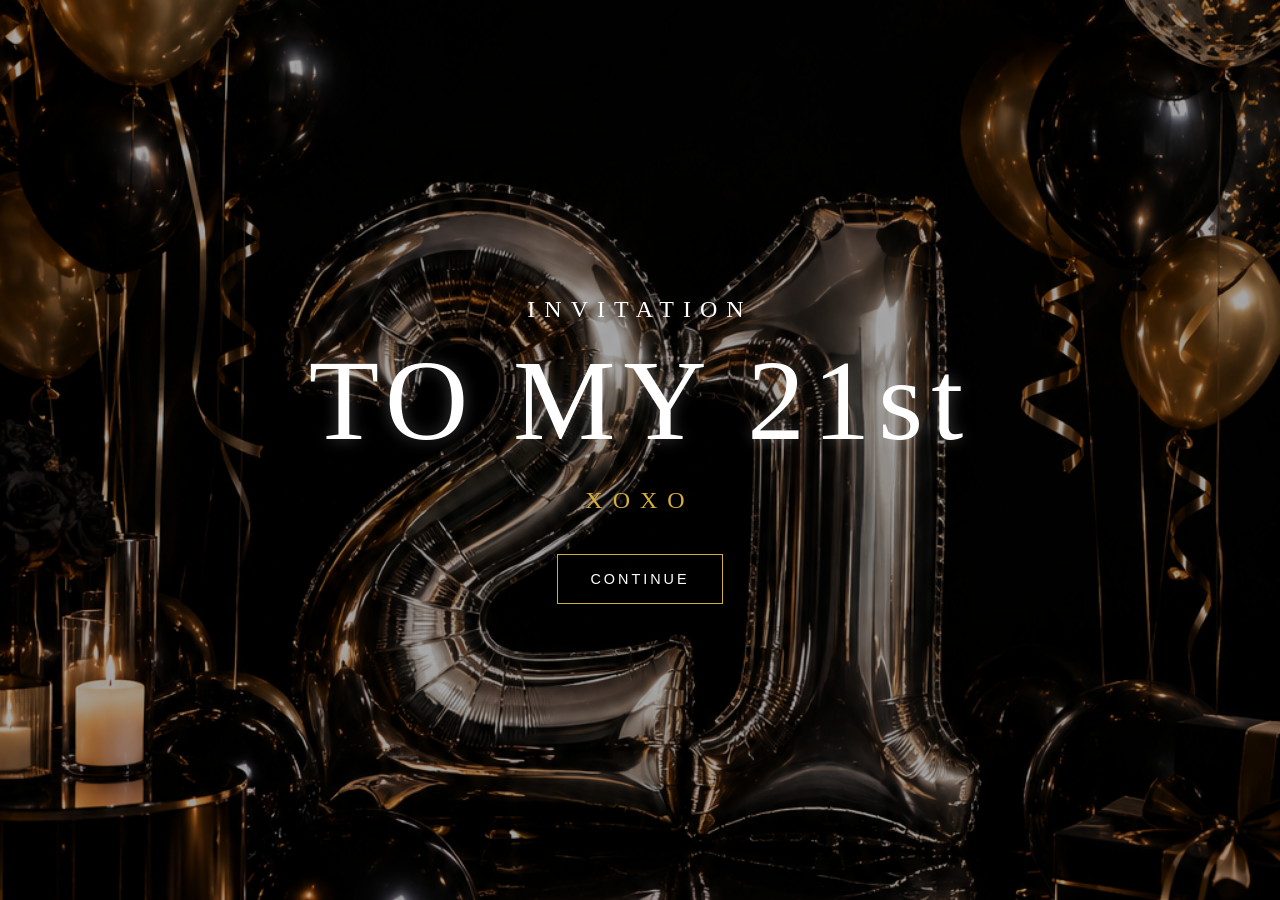
<file: index.html>
<!DOCTYPE html>
<html lang="en">
<head>
    <meta charset="UTF-8">

    <!-- Makes the website adapt to phones, tablets and computers -->
    <meta name="viewport" content="width=device-width, initial-scale=1.0">

    <title>My 21st Birthday</title>

    <link rel="stylesheet" href="style.css">
    <link rel="preload" href="birthdaySong.mp3" as="audio" type="audio/mpeg">
</head>

<body>

    <!-- WELCOME PAGE -->
    <section class="welcome-page">

        <div class="welcome-content">

            <p class="invitation-text">INVITATION</p>

            <h1>TO MY 21st</h1>

            <p class="xoxo">XOXO</p>

            <!-- Link to the next HTML page -->
            <a href="invitation.html" class="continue-link" id="startMusic">
                CONTINUE
            </a>

        </div>

    </section>

<audio id="birthdayMusic" preload="auto">
    <source src="birthdaySong.mp3" type="audio/mpeg">

</audio>

<script>
    const music = document.getElementById("birthdayMusic");
    const startMusic = document.getElementById("startMusic");

    startMusic.addEventListener("click", function () {

        music.play();

        sessionStorage.setItem("musicStarted", "true");
        sessionStorage.setItem(
            "musicTime",
            music.currentTime
        );

    });
</script>

<script src="music.js"></script>

</body>
</html>
</file>
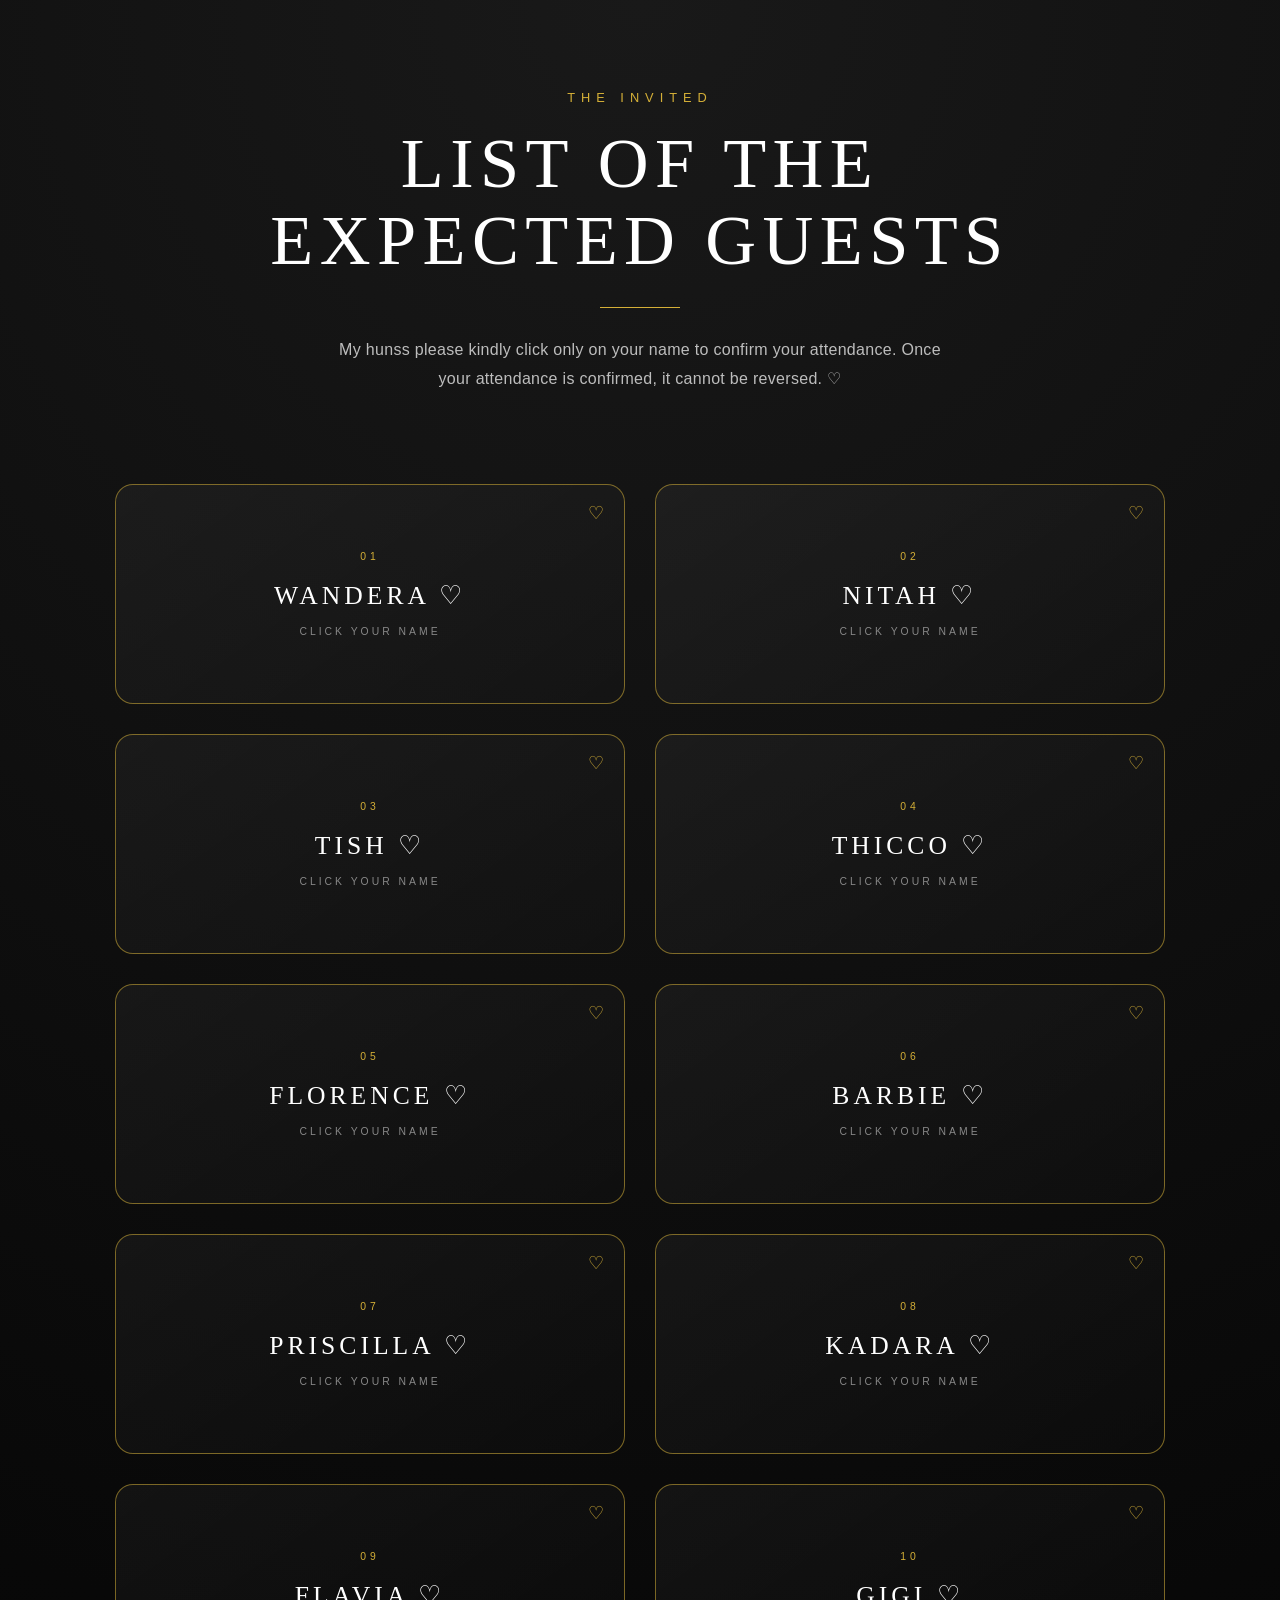
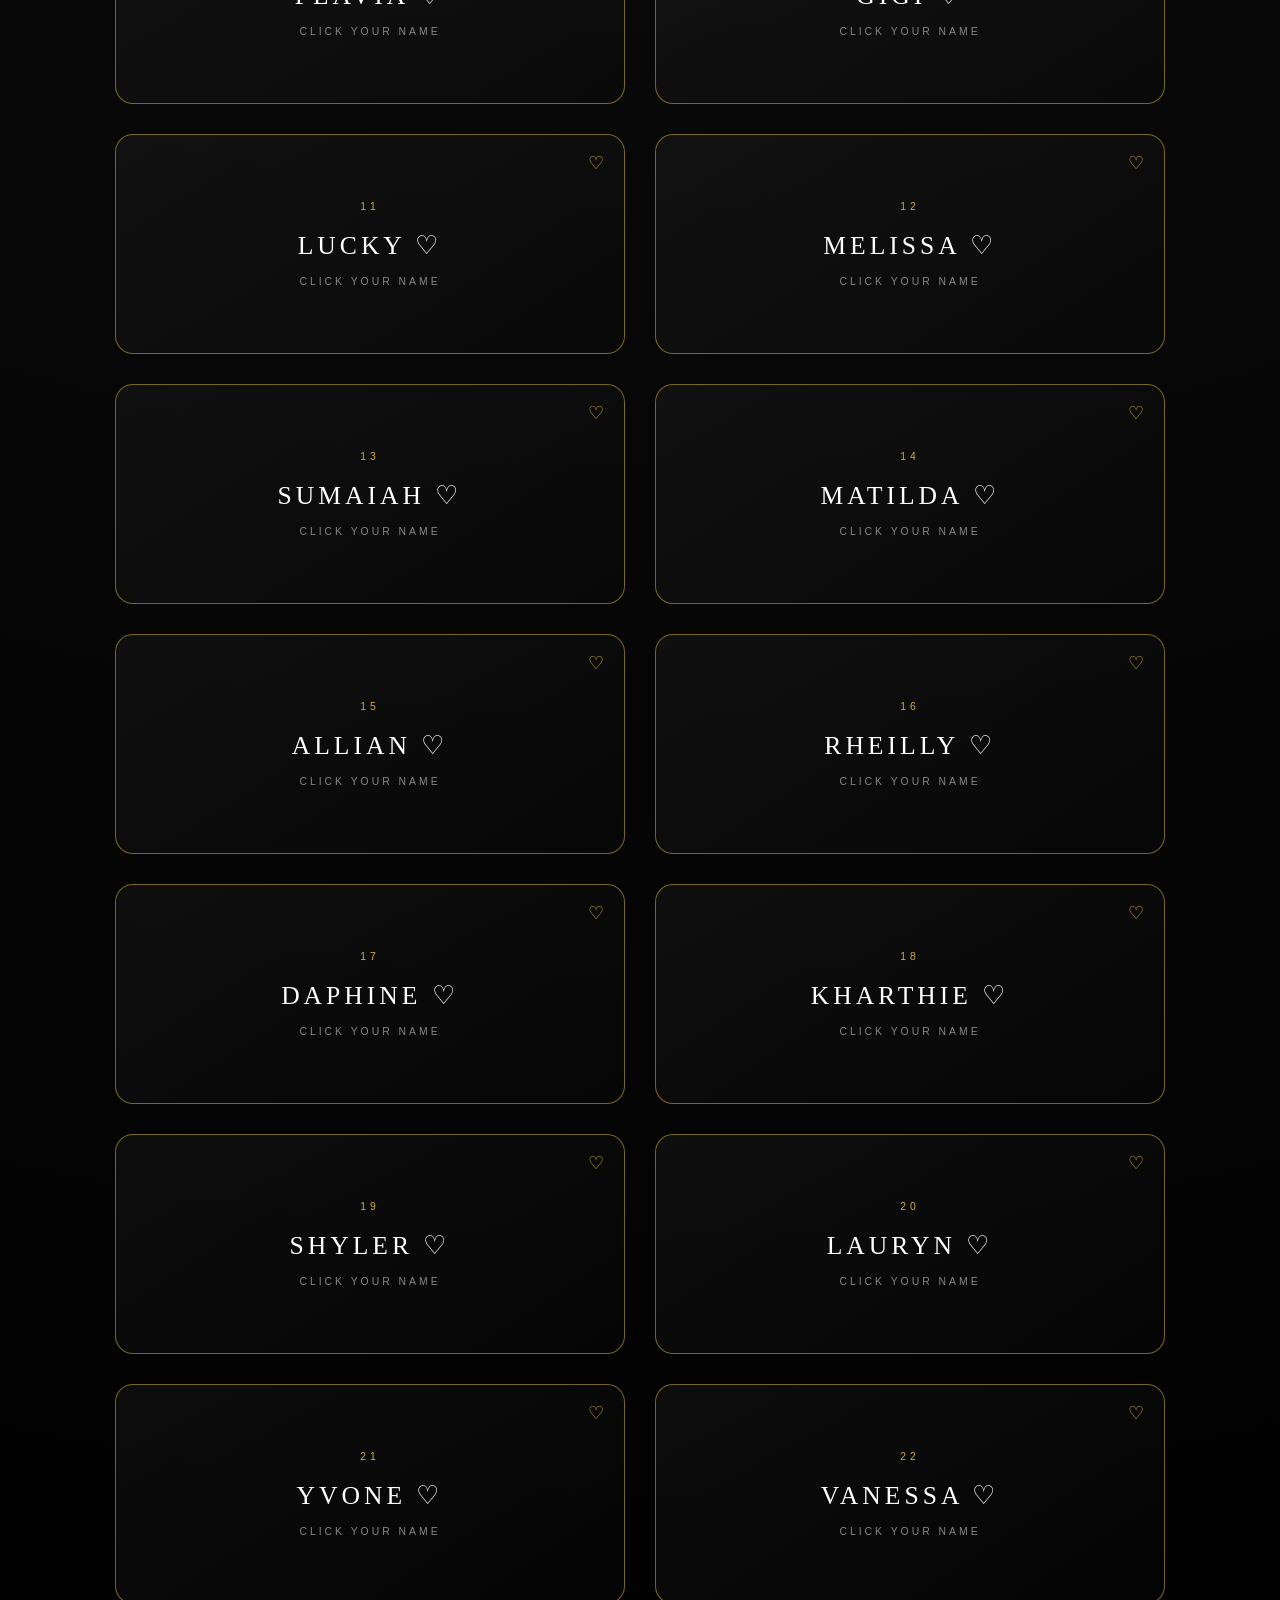
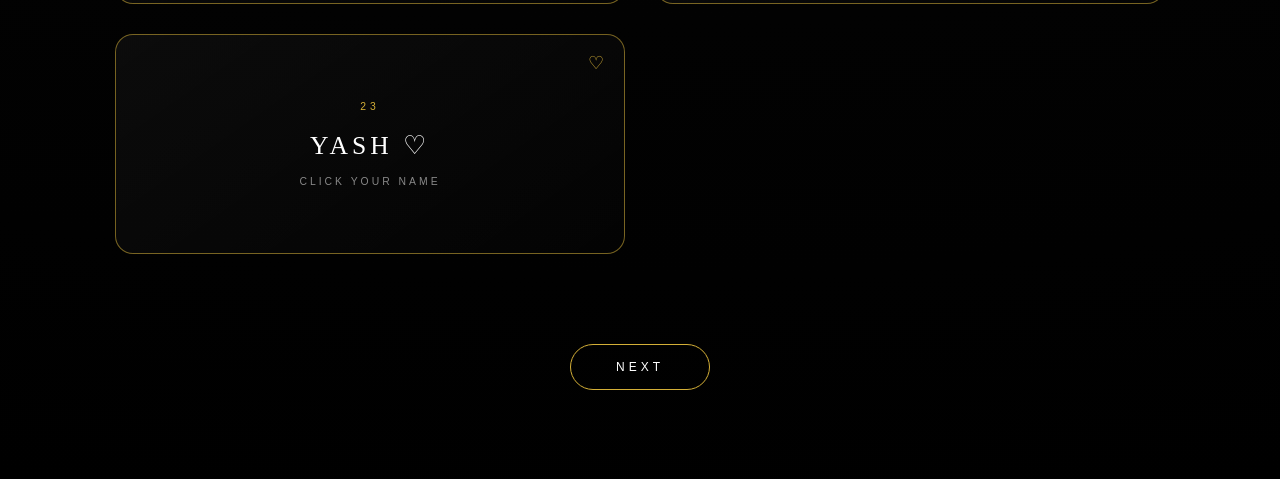
<file: guests.html>
<!DOCTYPE html>
<html lang="en">

<head>
    <meta charset="UTF-8">
    <meta name="viewport" content="width=device-width, initial-scale=1.0">

    <title>Expected Guests</title>

    <link rel="stylesheet" href="guests.css">
</head>

<body>

    <main class="guest-page">

        <!-- HEADER -->

        <header class="guest-header">

            <p class="eyebrow">THE INVITED</p>

            <h1>LIST OF THE<br>EXPECTED GUESTS</h1>

            <div class="gold-line"></div>

            <p class="guest-intro">
                My hunss please kindly click only on your name to confirm
                your attendance. Once your attendance is confirmed,
                it cannot be reversed. ♡
            </p>

        </header>


        <!-- GUEST LIST -->

        <section class="guest-grid" id="guestGrid">

            <!-- Guest cards are created automatically by JavaScript -->

        </section>


        <!-- NEXT -->

        <div class="next-section">

            <a href="last.html">
                NEXT
            </a>

        </div>

    </main>


    <script src="guests.js"></script>

    <audio id="birthdayMusic"
       src="birthdaySong.mp3"
       preload="auto">
</audio>

<script src="music.js"></script>

</body>

</html>
</file>
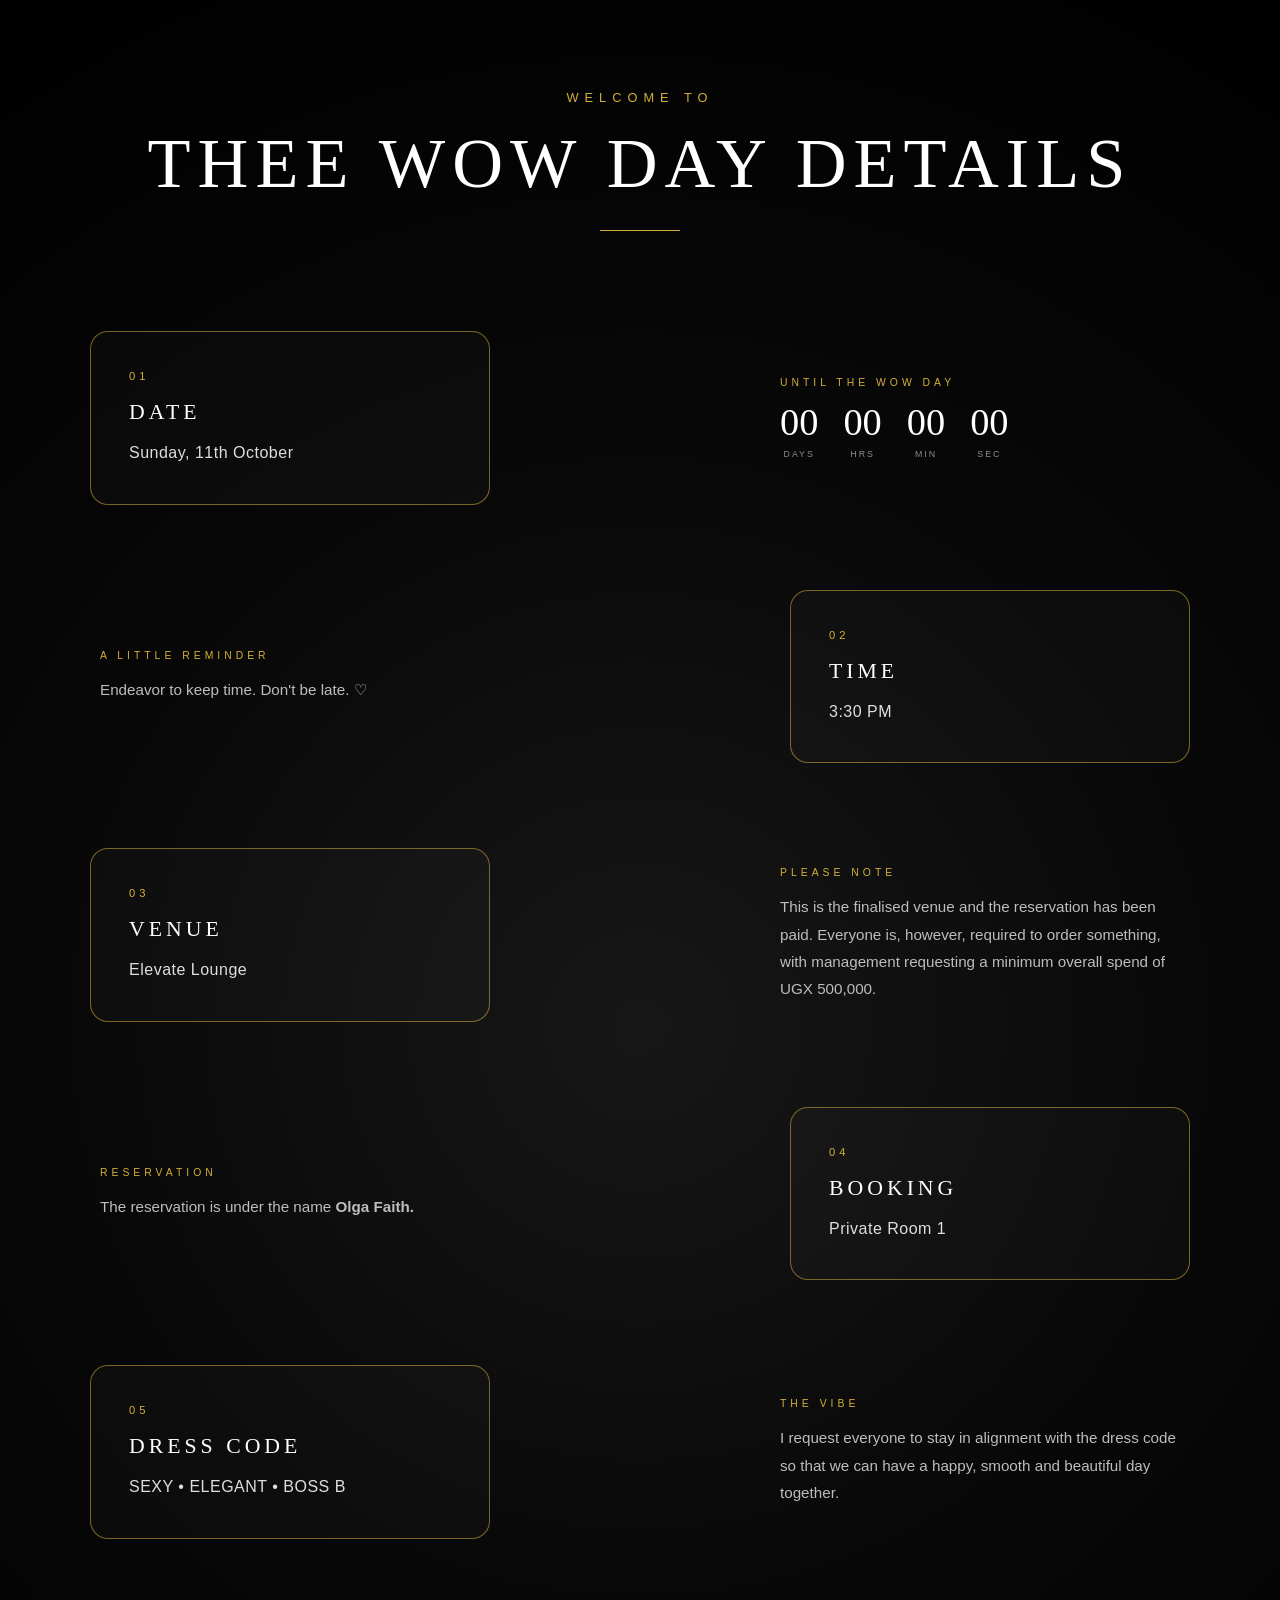
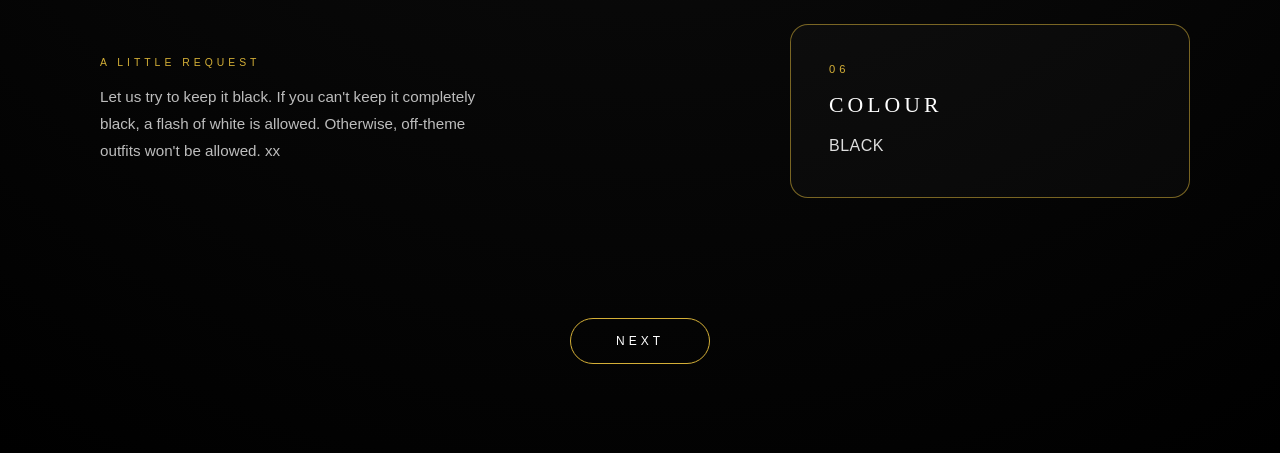
<file: invitation.html>
<!DOCTYPE html>
<html lang="en">

<head>
    <meta charset="UTF-8">

    <meta name="viewport" content="width=device-width, initial-scale=1.0">

    <title>Thee Wow Day Details</title>

    <link rel="stylesheet" href="invitation.css">
</head>

<body>

    <main class="details-page">

        <!-- =========================
             HEADER
        ========================== -->

        <header class="details-header">

            <p class="eyebrow">WELCOME TO</p>

            <h1>THEE WOW DAY DETAILS</h1>

            <div class="gold-line"></div>

        </header>


        <!-- =========================
             DATE + COUNTDOWN
        ========================== -->

        <section class="detail-row">

            <div class="detail-box">

                <span class="detail-number">01</span>

                <h2>DATE</h2>

                <p class="main-detail">
                    Sunday, 11th October
                </p>

            </div>


            <div class="side-note countdown-note">

                <span class="note-label">UNTIL THE WOW DAY</span>

                <div class="countdown">

                    <div>
                        <span id="days">00</span>
                        <small>DAYS</small>
                    </div>

                    <div>
                        <span id="hours">00</span>
                        <small>HRS</small>
                    </div>

                    <div>
                        <span id="minutes">00</span>
                        <small>MIN</small>
                    </div>

                    <div>
                        <span id="seconds">00</span>
                        <small>SEC</small>
                    </div>

                </div>

            </div>

        </section>


        <!-- =========================
             TIME
        ========================== -->

        <section class="detail-row reverse">

            <div class="detail-box">

                <span class="detail-number">02</span>

                <h2>TIME</h2>

                <p class="main-detail">
                    3:30 PM
                </p>

            </div>


            <div class="side-note">

                <span class="note-label">A LITTLE REMINDER</span>

                <p>
                    Endeavor to keep time.
                    Don't be late. ♡
                </p>

            </div>

        </section>


        <!-- =========================
             VENUE
        ========================== -->

        <section class="detail-row">

            <div class="detail-box">

                <span class="detail-number">03</span>

                <h2>VENUE</h2>

                <p class="main-detail">
                    Elevate Lounge
                </p>

            </div>


            <div class="side-note">

                <span class="note-label">PLEASE NOTE</span>

                <p>
                    This is the finalised venue and the reservation
                    has been paid. Everyone is, however, required
                    to order something, with management requesting
                    a minimum overall spend of UGX 500,000.
                </p>

            </div>

        </section>


        <!-- =========================
             BOOKING
        ========================== -->

        <section class="detail-row reverse">

            <div class="detail-box">

                <span class="detail-number">04</span>

                <h2>BOOKING</h2>

                <p class="main-detail">
                    Private Room 1
                </p>

            </div>


            <div class="side-note">

                <span class="note-label">RESERVATION</span>

                <p>
                    The reservation is under the name
                    <strong>Olga Faith.</strong>
                </p>

            </div>

        </section>


        <!-- =========================
             DRESS CODE
        ========================== -->

        <section class="detail-row">

            <div class="detail-box">

                <span class="detail-number">05</span>

                <h2>DRESS CODE</h2>

                <p class="main-detail">
                    SEXY • ELEGANT • BOSS B
                </p>

            </div>


            <div class="side-note">

                <span class="note-label">THE VIBE</span>

                <p>
                    I request everyone to stay in alignment
                    with the dress code so that we can have
                    a happy, smooth and beautiful day together.
                </p>

            </div>

        </section>


        <!-- =========================
             COLOUR
        ========================== -->

        <section class="detail-row reverse">

            <div class="detail-box">

                <span class="detail-number">06</span>

                <h2>COLOUR</h2>

                <p class="main-detail">
                    BLACK
                </p>

            </div>


            <div class="side-note">

                <span class="note-label">A LITTLE REQUEST</span>

                <p>
                    Let us try to keep it black. If you can't
                    keep it completely black, a flash of white
                    is allowed. Otherwise, off-theme outfits
                    won't be allowed. xx
                </p>

            </div>

        </section>


        <!-- =========================
             NEXT BUTTON
        ========================== -->

        <div class="next-section">

            <a href="guests.html">
                NEXT
            </a>

        </div>

    </main>


    <script src="invitation.js"></script>

  <audio id="birthdayMusic"
       src="birthdaySong.mp3"
       preload="auto">
</audio>

<script src="music.js"></script>  

<script src="invitation.js"></script>
</body>

</html>
</file>
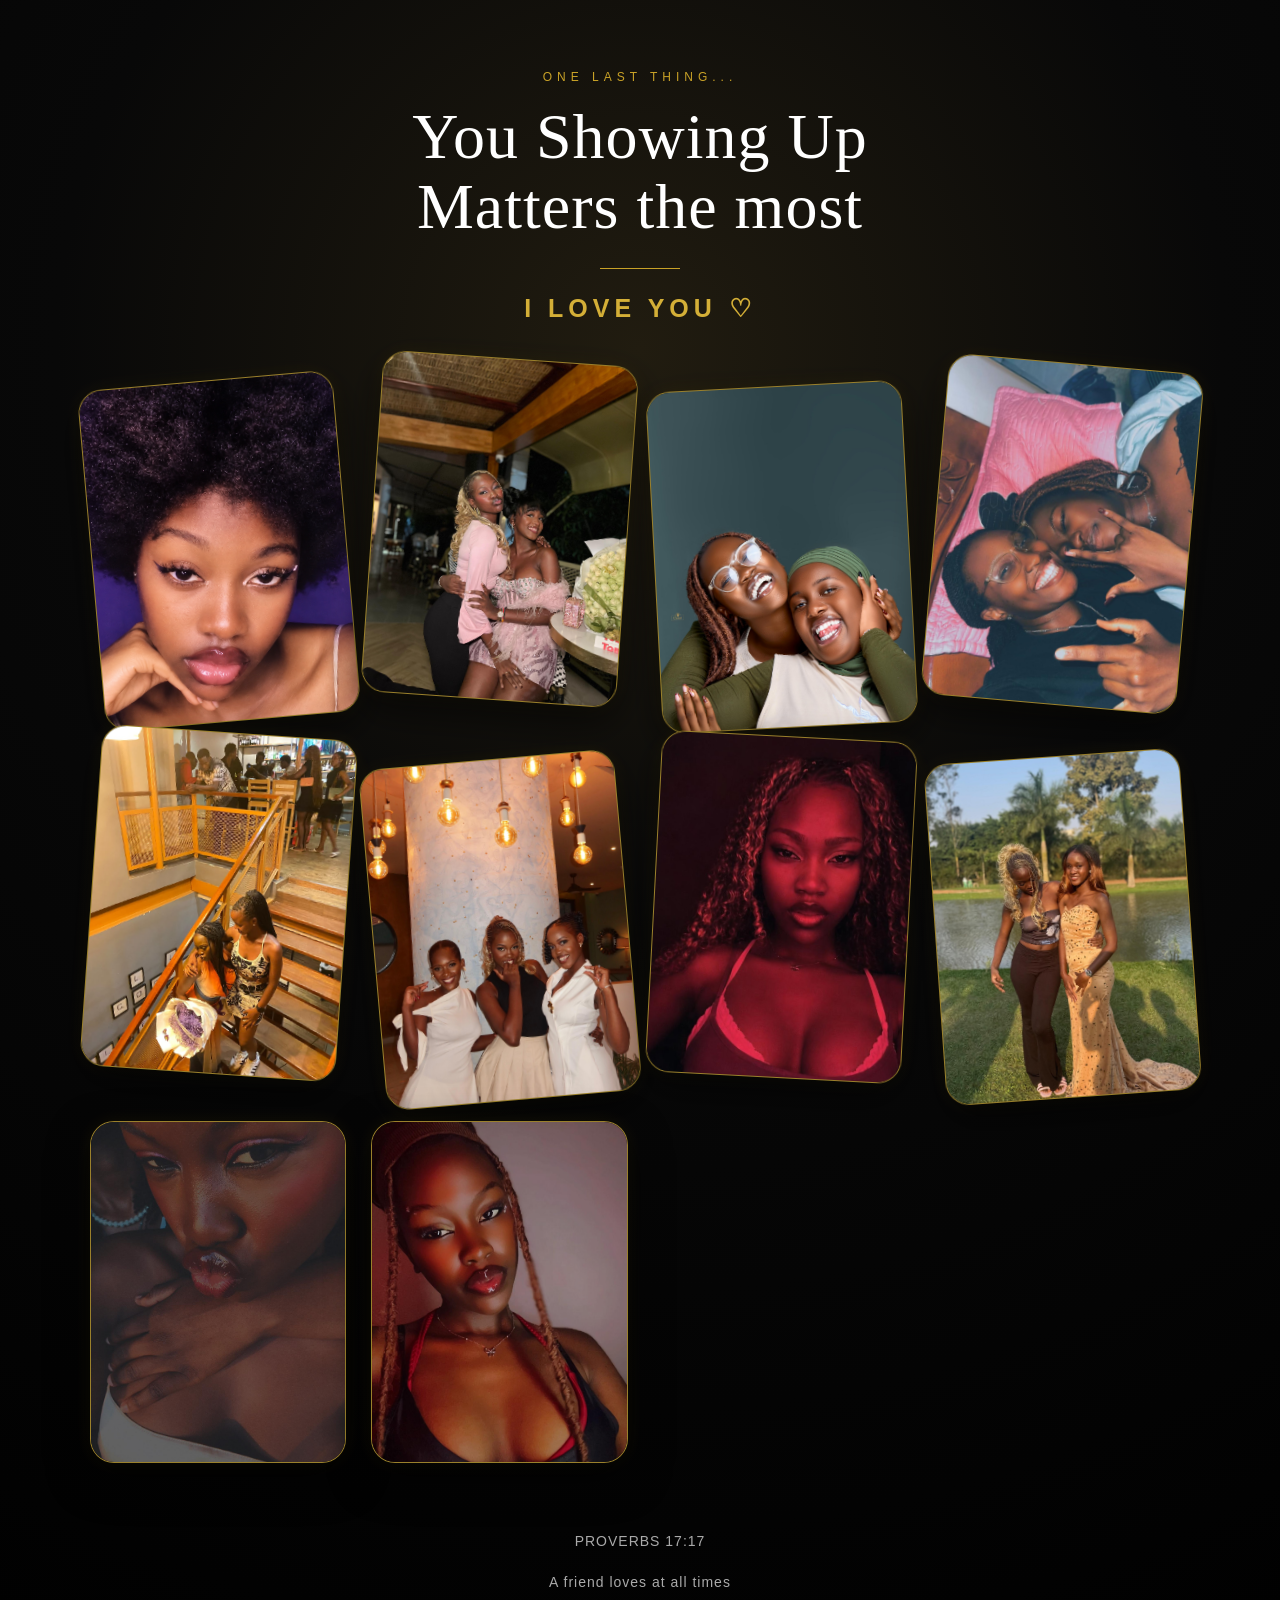
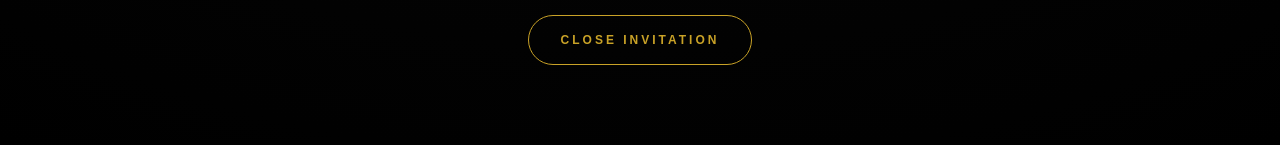
<file: last.html>
<!DOCTYPE html>
<html lang="en">
<head>
    <meta charset="UTF-8">
    <meta name="viewport" content="width=device-width, initial-scale=1.0">

    <title>With Love, Quin</title>

    <link rel="stylesheet" href="last.css">
</head>

<body>

    <main class="final-page">

        <!-- Heading -->
        <section class="final-message">
            <p class="little-message">ONE LAST THING...</p>

            <h1>
                You Showing Up<br>
                Matters the most
            </h1>

            <div class="gold-line"></div>

            <p class="love-message">I LOVE YOU ♡</p>
        </section>


        <!-- PHOTO AREA -->
        <section class="photo-stage">

            <!-- PHOTO 1 -->
            <button class="photo-card card-1" type="button" aria-label="Flip photo 1">
                <div class="photo-inner">
                    <div class="photo-face photo-front">
                        <img src="photos/photo1.png" alt="Birthday photo 1">
                    </div>

                    <div class="photo-face photo-back">
                        <img src="photos/photo1-back.png" alt="Birthday photo 1 back">
                    </div>
                </div>
            </button>


            <!-- PHOTO 2 -->
            <button class="photo-card card-2" type="button" aria-label="Flip photo 2">
                <div class="photo-inner">
                    <div class="photo-face photo-front">
                        <img src="photos/photo2.jpeg" alt="Birthday photo 2">
                    </div>

                    <div class="photo-face photo-back">
                        <img src="photos/photo2-back.jpeg" alt="Birthday photo 2 back">
                    </div>
                </div>
            </button>


            <!-- PHOTO 3 -->
            <button class="photo-card card-3" type="button" aria-label="Flip photo 3">
                <div class="photo-inner">
                    <div class="photo-face photo-front">
                        <img src="photos/photo3.jpeg" alt="Birthday photo 3">
                    </div>

                    <div class="photo-face photo-back">
                        <img src="photos/photo3-back.jpeg" alt="Birthday photo 3 back">
                    </div>
                </div>
            </button>


            <!-- PHOTO 4 -->
            <button class="photo-card card-4" type="button" aria-label="Flip photo 4">
                <div class="photo-inner">
                    <div class="photo-face photo-front">
                        <img src="photos/photo4.jpeg" alt="Birthday photo 4">
                    </div>

                    <div class="photo-face photo-back">
                        <img src="photos/photo4-back.jpeg" alt="Birthday photo 4 back">
                    </div>
                </div>
            </button>


            <!-- PHOTO 5 -->
            <button class="photo-card card-5" type="button" aria-label="Flip photo 5">
                <div class="photo-inner">
                    <div class="photo-face photo-front">
                        <img src="photos/photo5.jpeg" alt="Birthday photo 5">
                    </div>

                    <div class="photo-face photo-back">
                        <img src="photos/photo5-back.jpeg" alt="Birthday photo 5 back">
                    </div>
                </div>
            </button>


            <!-- PHOTO 6 -->
            <button class="photo-card card-6" type="button" aria-label="Flip photo 6">
                <div class="photo-inner">
                    <div class="photo-face photo-front">
                        <img src="photos/photo6.jpeg" alt="Birthday photo 6">
                    </div>

                    <div class="photo-face photo-back">
                        <img src="photos/photo6-back.jpeg" alt="Birthday photo 6 back">
                    </div>
                </div>
            </button>


            <!-- PHOTO 7 -->
            <button class="photo-card card-7" type="button" aria-label="Flip photo 7">
                <div class="photo-inner">
                    <div class="photo-face photo-front">
                        <img src="photos/photo7.jpeg" alt="Birthday photo 7">
                    </div>

                    <div class="photo-face photo-back">
                        <img src="photos/photo7-back.jpeg" alt="Birthday photo 7 back">
                    </div>
                </div>
            </button>


            <!-- PHOTO 8 -->
            <button class="photo-card card-8" type="button" aria-label="Flip photo 8">
                <div class="photo-inner">
                    <div class="photo-face photo-front">
                        <img src="photos/photo8.jpeg" alt="Birthday photo 8">
                    </div>

                    <div class="photo-face photo-back">
                        <img src="photos/photo8-back.jpeg" alt="Birthday photo 8 back">
                    </div>
                </div>
            </button>

            <!-- PHOTO 9 -->
<button class="photo-card card-9" type="button" aria-label="Flip photo 9">
    <div class="photo-inner">

        <div class="photo-face photo-front">
            <img src="photos/photo9.jpeg" alt="Birthday photo 9">
        </div>

        <div class="photo-face photo-back">
            <img src="photos/photo9-back.jpeg" alt="Birthday photo 9 back">
        </div>

    </div>
</button>


<!-- PHOTO 10 -->
<button class="photo-card card-10" type="button" aria-label="Flip photo 10">
    <div class="photo-inner">

        <div class="photo-face photo-front">
            <img src="photos/photo10.jpeg" alt="Birthday photo 10">
        </div>

        <div class="photo-face photo-back">
            <img src="photos/photo10-back.jpeg" alt="Birthday photo 10 back">
        </div>

    </div>
</button>

        </section>


        <!-- CLOSING BUTTON -->
        <section class="closing-section">
            <p>PROVERBS 17:17</p>
            <p>A friend loves at all times</p>

            <a href="index.html" class="closing-button">
                CLOSE INVITATION
            </a>
        </section>

    </main>

    <script src="last.js"></script>
<audio id="birthdayMusic"
       src="birthdaySong.mp3"
       preload="auto">
</audio>

<script src="music.js"></script>

</body>
</html>
</file>
<file: style.css>
/* =========================
   RESET
========================= */

* {
    margin: 0;
    padding: 0;
    box-sizing: border-box;
}


/* =========================
   BASIC PAGE SETTINGS
========================= */

html,
body {
    width: 100%;
    min-height: 100%;
}

body {
    background: #000;
    color: white;
    overflow-x: hidden;
}


/* =========================
   WELCOME PAGE
========================= */

.welcome-page {
    width: 100%;
    min-height: 100vh;
    min-height: 100svh;

    background-image: url("birthday-bg.png");

    background-size: cover;
    background-position: center;
    background-repeat: no-repeat;

    display: flex;
    align-items: center;
    justify-content: center;

    position: relative;
}


/* =========================
   DARK OVERLAY
========================= */

.welcome-page::before {
    content: "";

    position: absolute;
    inset: 0;

    background: rgba(0, 0, 0, 0.35);

    z-index: 1;
}


/* =========================
   CONTENT
========================= */

.welcome-content {
    position: relative;
    z-index: 2;

    width: 90%;
    max-width: 900px;

    text-align: center;

    padding: 30px 20px;
}


/* =========================
   "INVITATION"
========================= */

.invitation-text {
    font-family: Georgia, "Times New Roman", serif;

    font-size: clamp(1rem, 2vw, 1.5rem);

    letter-spacing: clamp(4px, 1vw, 9px);

    margin-bottom: 1.2rem;

    color: #ffffff;
}


/* =========================
   "TO MY 21st"
========================= */

h1 {
    font-family: Georgia, "Times New Roman", serif;

    font-size: clamp(3rem, 9vw, 8rem);

    font-weight: 400;

    line-height: 1;

    letter-spacing: clamp(2px, 0.8vw, 8px);

    color: #ffffff;

    text-shadow:
        0 0 15px rgba(255, 255, 255, 0.25);
}


/* =========================
   XOXO
========================= */

.xoxo {
    font-family: Georgia, "Times New Roman", serif;

    font-size: clamp(1rem, 2vw, 1.5rem);

    letter-spacing: clamp(5px, 1vw, 10px);

    margin-top: 1.8rem;

    margin-bottom: 2.5rem;

    color: #d4af37;
}


/* =========================
   CONTINUE LINK
========================= */

.continue-link {
    display: inline-block;

    color: #ffffff;

    text-decoration: none;

    border: 1px solid #d4af37;

    padding: 1rem 2rem;

    font-family: Arial, sans-serif;

    font-size: clamp(0.7rem, 1.2vw, 0.9rem);

    letter-spacing: 3px;

    transition: all 0.3s ease;
}


/* Hover effect on computer */

.continue-link:hover {
    background: #d4af37;

    color: #000000;

    transform: translateY(-3px);
}


/* =========================
   SMALL PHONE SCREENS
========================= */

@media (max-width: 480px) {

    .welcome-content {
        width: 94%;
        padding: 20px 10px;
    }

    .invitation-text {
        letter-spacing: 4px;
    }

    h1 {
        line-height: 1.05;
    }

    .xoxo {
        margin-top: 1.2rem;
        margin-bottom: 2rem;
    }

    .continue-link {
        padding: 0.85rem 1.5rem;
        letter-spacing: 2px;
    }
}
</file>
<file: guests.css>
/* =========================
   RESET
========================= */

* {
    margin: 0;
    padding: 0;
    box-sizing: border-box;
}


/* =========================
   PAGE
========================= */

html {
    scroll-behavior: smooth;
}

body {
    background: #000;
    color: #fff;

    font-family: Georgia, "Times New Roman", serif;

    overflow-x: hidden;
}


/* =========================
   MAIN PAGE
========================= */

.guest-page {
    width: 100%;
    min-height: 100vh;

    padding: clamp(55px, 7vw, 100px) 5%;

    background:
        radial-gradient(
            circle at center top,
            #191919 0%,
            #080808 45%,
            #000 100%
        );
}


/* =========================
   HEADER
========================= */

.guest-header {
    max-width: 900px;

    margin: 0 auto;

    text-align: center;

    margin-bottom: clamp(55px, 7vw, 90px);
}


.eyebrow {
    font-family: Arial, sans-serif;

    font-size: clamp(0.65rem, 1vw, 0.8rem);

    letter-spacing: 6px;

    color: #d4af37;

    margin-bottom: 20px;
}


.guest-header h1 {
    font-size: clamp(2rem, 5.5vw, 5rem);

    font-weight: 400;

    line-height: 1.1;

    letter-spacing: clamp(2px, 0.5vw, 7px);
}


.gold-line {
    width: 80px;

    height: 1px;

    background: #d4af37;

    margin: 28px auto;
}


.guest-intro {
    max-width: 620px;

    margin: 0 auto;

    font-family: Arial, sans-serif;

    font-size: clamp(0.8rem, 1.3vw, 1rem);

    line-height: 1.8;

    color: #bdbdbd;

    letter-spacing: 0.3px;
}


/* =========================
   GUEST GRID
========================= */

.guest-grid {
    width: 100%;

    max-width: 1050px;

    margin: 0 auto;

    display: grid;

    grid-template-columns: repeat(2, minmax(0, 1fr));

    gap: 30px;
}


/* =========================
   CARD CONTAINER
========================= */

.guest-card {
    width: 100%;

    height: 220px;

    perspective: 1200px;

    cursor: pointer;
}


/* =========================
   CARD INNER
========================= */

.card-inner {
    width: 100%;
    height: 100%;

    position: relative;

    transition: transform 0.8s cubic-bezier(
        0.2,
        0.8,
        0.2,
        1
    );

    transform-style: preserve-3d;
}


/* FLIPPED STATE */

.guest-card.flipped .card-inner {
    transform: rotateY(180deg);
}


/* =========================
   CARD SIDES
========================= */

.card-front,
.card-back {
    position: absolute;

    inset: 0;

    width: 100%;
    height: 100%;

    border: 1px solid rgba(212, 175, 55, 0.55);

    border-radius: 18px;

    background:
        linear-gradient(
            145deg,
            rgba(255,255,255,0.045),
            rgba(255,255,255,0.01)
        );

    backface-visibility: hidden;

    -webkit-backface-visibility: hidden;

    display: flex;

    flex-direction: column;

    align-items: center;

    justify-content: center;

    text-align: center;

    padding: 25px;
}


/* =========================
   FRONT
========================= */

.card-front::before {
    content: "♡";

    position: absolute;

    top: 17px;
    right: 20px;

    color: #d4af37;

    font-size: 18px;
}


.guest-number {
    font-family: Arial, sans-serif;

    font-size: 0.65rem;

    letter-spacing: 4px;

    color: #d4af37;

    margin-bottom: 18px;
}


.guest-name {
    font-size: clamp(1.2rem, 2vw, 1.7rem);

    font-weight: 400;

    letter-spacing: 4px;

    margin-bottom: 15px;
}


.click-message {
    font-family: Arial, sans-serif;

    font-size: 0.65rem;

    letter-spacing: 3px;

    color: #888;
}


/* =========================
   BACK
========================= */

.card-back {
    transform: rotateY(180deg);

    border-color: #d4af37;

    padding: 30px;
}


.confirm-title {
    font-size: 1rem;

    letter-spacing: 3px;

    color: #d4af37;

    margin-bottom: 20px;
}


.confirm-text {
    font-family: Arial, sans-serif;

    font-size: 0.8rem;

    line-height: 1.7;

    color: #bdbdbd;

    max-width: 320px;

    margin-bottom: 20px;
}


/* =========================
   CONFIRM BUTTON
========================= */

.confirm-button {
    border: 1px solid #d4af37;

    background: transparent;

    color: white;

    padding: 12px 24px;

    border-radius: 25px;

    font-family: Arial, sans-serif;

    font-size: 0.65rem;

    letter-spacing: 3px;

    cursor: pointer;

    transition: all 0.3s ease;
}


.confirm-button:hover {
    background: #d4af37;

    color: #000;
}


/* =========================
   CONFIRMED
========================= */

.guest-card.confirmed .card-back {
    border-color: #d4af37;
}


.guest-card.confirmed .confirm-button {
    background: #d4af37;

    color: #000;

    cursor: default;

    pointer-events: none;
}


.confirmed-mark {
    display: none;

    font-family: Arial, sans-serif;

    font-size: 0.65rem;

    letter-spacing: 3px;

    color: #d4af37;
}


.guest-card.confirmed .confirmed-mark {
    display: block;
}


/* =========================
   PERSONAL LETTER
========================= */

.personal-letter {
    display: none;

    position: fixed;

    inset: 0;

    z-index: 1000;

    background: rgba(0, 0, 0, 0.88);

    align-items: center;

    justify-content: center;

    padding: 25px;
}


.personal-letter.show {
    display: flex;

    animation: fadeIn 0.4s ease;
}


.letter {
    position: relative;

    width: min(500px, 100%);

    padding: clamp(35px, 6vw, 60px);

    background:
        linear-gradient(
            145deg,
            #171717,
            #050505
        );

    border: 1px solid #d4af37;

    border-radius: 20px;

    text-align: center;

    animation: letterAppear 0.5s ease;
}


.letter-heart {
    color: #d4af37;

    font-size: 30px;

    margin-bottom: 20px;
}


.letter h2 {
    font-size: clamp(1.2rem, 3vw, 1.8rem);

    font-weight: 400;

    letter-spacing: 2px;

    margin-bottom: 25px;
}


.letter p {
    font-family: Arial, sans-serif;

    color: #cfcfcf;

    font-size: clamp(0.85rem, 1.5vw, 1rem);

    line-height: 1.9;
}


.letter-signature {
    margin-top: 25px;

    color: #d4af37 !important;

    font-family: Georgia, "Times New Roman", serif !important;

    font-size: 1.1rem !important;

    font-style: italic;
}


/* CLOSE LETTER */

.close-letter {
    margin-top: 30px;

    border: 1px solid #555;

    background: transparent;

    color: #aaa;

    padding: 10px 22px;

    border-radius: 20px;

    cursor: pointer;

    font-family: Arial, sans-serif;

    letter-spacing: 2px;

    font-size: 0.65rem;
}


/* =========================
   NEXT
========================= */

.next-section {
    text-align: center;

    margin-top: 90px;
}


.next-section a {
    display: inline-block;

    padding: 15px 45px;

    border: 1px solid #d4af37;

    border-radius: 30px;

    color: white;

    text-decoration: none;

    font-family: Arial, sans-serif;

    font-size: 0.75rem;

    letter-spacing: 4px;

    transition: all 0.3s ease;
}


.next-section a:hover {
    background: #d4af37;

    color: #000;
}


/* =========================
   ANIMATIONS
========================= */

@keyframes fadeIn {

    from {
        opacity: 0;
    }

    to {
        opacity: 1;
    }

}


@keyframes letterAppear {

    from {
        opacity: 0;

        transform: scale(0.9) translateY(20px);
    }

    to {
        opacity: 1;

        transform: scale(1) translateY(0);
    }

}


/* =========================
   MOBILE
========================= */

@media (max-width: 650px) {

    .guest-page {
        padding: 50px 6%;
    }


    .guest-grid {
        grid-template-columns: 1fr;

        gap: 22px;
    }


    .guest-card {
        height: 210px;
    }


    .guest-header h1 {
        letter-spacing: 2px;
    }


    .letter {
        padding: 40px 25px;
    }

}


/* =========================
   REDUCED MOTION
========================= */

@media (prefers-reduced-motion: reduce) {

    .card-inner,
    .personal-letter,
    .letter {
        transition: none;

        animation: none;
    }

}
</file>
<file: invitation.css>
/* =========================
   RESET
========================= */

* {
    margin: 0;
    padding: 0;
    box-sizing: border-box;
}


/* =========================
   PAGE
========================= */

html {
    scroll-behavior: smooth;
}

body {
    background: #000000;
    color: #ffffff;

    font-family: Georgia, "Times New Roman", serif;

    overflow-x: hidden;
}


/* =========================
   MAIN PAGE
========================= */

.details-page {
    width: 100%;
    min-height: 100vh;

    padding: clamp(55px, 7vw, 100px) 5vw;

    background:
        radial-gradient(
            circle at center,
            #171717 0%,
            #080808 48%,
            #000000 100%
        );
}


/* =========================
   HEADER
========================= */

.details-header {
    text-align: center;

    max-width: 1000px;

    margin: 0 auto;

    margin-bottom: clamp(55px, 8vw, 100px);
}


.eyebrow {
    font-family: Arial, sans-serif;

    font-size: clamp(0.65rem, 1vw, 0.85rem);

    letter-spacing: 6px;

    color: #d4af37;

    margin-bottom: 20px;
}


.details-header h1 {
    font-size: clamp(2rem, 5.5vw, 5.5rem);

    font-weight: 400;

    letter-spacing: clamp(2px, 0.6vw, 7px);

    line-height: 1.1;

    color: #ffffff;
}


.gold-line {
    width: 80px;

    height: 1px;

    background: #d4af37;

    margin: 28px auto 0;
}


/* =========================
   DETAIL ROW
========================= */

.detail-row {
    width: 100%;

    max-width: 1100px;

    margin: 0 auto;

    display: flex;

    align-items: center;

    justify-content: space-between;

    gap: clamp(30px, 6vw, 100px);

    margin-bottom: clamp(45px, 7vw, 85px);
}


/* =========================
   ALTERNATING ROW
========================= */

.detail-row.reverse {
    flex-direction: row-reverse;
}


/* =========================
   DETAIL BOX
========================= */

.detail-box {
    width: min(400px, 42%);

    padding: clamp(24px, 3vw, 38px);

    border: 1px solid rgba(212, 175, 55, 0.55);

    border-radius: 18px;

    background: rgba(255, 255, 255, 0.025);

    transition:
        transform 0.4s ease,
        border-color 0.4s ease,
        background 0.4s ease;
}


.detail-box:hover {
    transform: translateY(-5px);

    border-color: #d4af37;

    background: rgba(212, 175, 55, 0.045);
}


/* =========================
   NUMBER
========================= */

.detail-number {
    display: block;

    font-family: Arial, sans-serif;

    font-size: 0.7rem;

    letter-spacing: 4px;

    color: #d4af37;

    margin-bottom: 18px;
}


/* =========================
   TITLE
========================= */

.detail-box h2 {
    font-size: clamp(1rem, 1.7vw, 1.45rem);

    font-weight: 400;

    letter-spacing: 4px;

    margin-bottom: 15px;
}


/* =========================
   MAIN DETAIL
========================= */

.main-detail {
    font-family: Arial, sans-serif;

    font-size: clamp(0.85rem, 1.3vw, 1rem);

    line-height: 1.6;

    color: #dedede;

    letter-spacing: 0.5px;
}


/* =========================
   SIDE NOTES
========================= */

.side-note {
    width: min(420px, 42%);

    padding: 10px 10px;

    color: #cfcfcf;
}


.note-label {
    display: block;

    font-family: Arial, sans-serif;

    font-size: 0.65rem;

    letter-spacing: 4px;

    color: #d4af37;

    margin-bottom: 15px;
}


.side-note p {
    font-family: Arial, sans-serif;

    font-size: clamp(0.8rem, 1.2vw, 0.95rem);

    line-height: 1.8;

    color: #bdbdbd;
}


/* =========================
   COUNTDOWN
========================= */

.countdown {
    display: flex;

    align-items: center;

    gap: clamp(10px, 2vw, 25px);
}


.countdown div {
    display: flex;

    flex-direction: column;

    align-items: center;
}


.countdown span {
    font-family: Georgia, "Times New Roman", serif;

    font-size: clamp(1.5rem, 3vw, 2.5rem);

    color: #ffffff;

    line-height: 1;
}


.countdown small {
    margin-top: 8px;

    font-family: Arial, sans-serif;

    font-size: 0.55rem;

    letter-spacing: 2px;

    color: #8d8d8d;
}


/* =========================
   RSVP
========================= */

.next-section {
    text-align: center;

    margin-top: clamp(70px, 10vw, 120px);
}


.next-section a {
    display: inline-block;

    padding: 15px 45px;

    border: 1px solid #d4af37;

    border-radius: 30px;

    color: #ffffff;

    text-decoration: none;

    font-family: Arial, sans-serif;

    font-size: 0.75rem;

    letter-spacing: 4px;

    transition: all 0.3s ease;
}


.next-section a:hover {
    background: #d4af37;

    color: #000000;

    transform: translateY(-3px);
}


/* =========================
   TABLETS
========================= */

@media (max-width: 800px) {

    .detail-row,
    .detail-row.reverse {
        gap: 35px;
    }

    .detail-box,
    .side-note {
        width: 47%;
    }

}


/* =========================
   PHONES
========================= */

@media (max-width: 600px) {

    .details-page {
        padding: 50px 6%;
    }


    .details-header {
        margin-bottom: 60px;
    }


    .details-header h1 {
        letter-spacing: 2px;
    }


    /* Stack everything vertically */

    .detail-row,
    .detail-row.reverse {
        flex-direction: column;

        align-items: stretch;

        gap: 22px;

        margin-bottom: 50px;
    }


    .detail-box,
    .side-note {
        width: 100%;
    }


    .detail-box {
        padding: 25px;

        border-radius: 16px;
    }


    .side-note {
        padding: 0 5px;
    }


    .countdown {
        gap: 15px;
    }


    .countdown span {
        font-size: 1.7rem;
    }


    .next-section {
        margin-top: 65px;
    }

}
</file>
<file: last.css>
/* ================================
   FINAL PAGE
================================ */

* {
    margin: 0;
    padding: 0;
    box-sizing: border-box;
}

body {
    background:
        radial-gradient(circle at 50% 20%, #211c10 0%, #080808 38%, #000000 100%);
    color: white;
    font-family: Georgia, "Times New Roman", serif;
    overflow-x: hidden;
}


/* ================================
   MAIN PAGE
================================ */

.final-page {
    min-height: 100vh;
    padding: 70px 30px 80px;
    position: relative;
}


/* ================================
   MESSAGE
================================ */

.final-message {
    text-align: center;
    position: relative;
    z-index: 10;
    margin-bottom: 45px;
}

.little-message {
    color: #c9a227;
    font-family: Arial, sans-serif;
    font-size: 12px;
    letter-spacing: 5px;
    margin-bottom: 18px;
}

.final-message h1 {
    font-size: clamp(34px, 5vw, 68px);
    font-weight: 400;
    line-height: 1.1;
    letter-spacing: 1px;
}

.gold-line {
    width: 80px;
    height: 1px;
    background: #c9a227;
    margin: 25px auto;
}

.love-message {
    color: #d4af37;
    font-family: Arial, sans-serif;
    font-size: clamp(18px, 2vw, 25px);
    letter-spacing: 5px;
    font-weight: bold;
}


/* ================================
   PHOTO STAGE
================================ */

.photo-stage {
    width: min(1100px, 100%);
    margin: 0 auto;
    display: grid;

    grid-template-columns: repeat(4, 1fr);

    gap: 35px 25px;

    perspective: 1400px;
}


/* ================================
   PHOTO CARDS
================================ */

.photo-card {
    width: 100%;
    aspect-ratio: 3 / 4;

    border: none;
    padding: 0;
    background: transparent;

    cursor: pointer;

    perspective: 1000px;

    transform-style: preserve-3d;

    transition:
        transform 0.5s ease,
        filter 0.5s ease;
}


/* Different positions */

.card-1 {
    transform: rotate(-5deg) translateY(12px);
}

.card-2 {
    transform: rotate(4deg) translateY(-10px);
}

.card-3 {
    transform: rotate(-3deg) translateY(18px);
}

.card-4 {
    transform: rotate(5deg) translateY(-5px);
}

.card-5 {
    transform: rotate(4deg) translateY(-12px);
}

.card-6 {
    transform: rotate(-5deg) translateY(15px);
}

.card-7 {
    transform: rotate(3deg) translateY(-8px);
}

.card-8 {
    transform: rotate(-4deg) translateY(12px);
}


/* ================================
   INNER FLIP
================================ */

.photo-inner {
    width: 100%;
    height: 100%;

    position: relative;

    transform-style: preserve-3d;

    transition: transform 1s cubic-bezier(.4, .2, .2, 1);
}


/* Flipped state */

.photo-card.flipped .photo-inner {
    transform: rotateY(180deg);
}


/* ================================
   FRONT + BACK
================================ */

.photo-face {
    position: absolute;

    width: 100%;
    height: 100%;

    top: 0;
    left: 0;

    overflow: hidden;

    border-radius: 24px;

    border: 1px solid rgba(212, 175, 55, 0.7);

    background: #111;

    backface-visibility: hidden;
    -webkit-backface-visibility: hidden;

    box-shadow:
        0 15px 40px rgba(0, 0, 0, 0.65),
        0 0 20px rgba(212, 175, 55, 0.08);
}


/* Images */

.photo-face img {
    width: 100%;
    height: 100%;

    display: block;

    object-fit: cover;
}


/* Back */

.photo-back {
    transform: rotateY(180deg);
}


/* ================================
   HOVER
================================ */

@media (hover: hover) and (pointer: fine) {

    .photo-card:hover {
        filter: brightness(1.12);
    }

}


/* ================================
   CLOSING SECTION
================================ */

.closing-section {
    text-align: center;
    margin-top: 70px;
}

.closing-section p {
    color: #aaa;
    font-family: Arial, sans-serif;
    font-size: 14px;
    letter-spacing: 1px;
    margin-bottom: 25px;
}


/* ================================
   CLOSE BUTTON
================================ */

.closing-button {
    display: inline-flex;

    align-items: center;
    justify-content: center;

    min-height: 50px;

    padding: 0 32px;

    border: 1px solid #c9a227;
    border-radius: 50px;

    color: #c9a227;

    text-decoration: none;

    font-family: Arial, sans-serif;
    font-size: 12px;
    font-weight: bold;

    letter-spacing: 3px;

    transition:
        background 0.3s ease,
        color 0.3s ease,
        transform 0.3s ease;
}

.closing-button:hover {
    background: #c9a227;
    color: #000;
    transform: translateY(-3px);
}


/* ================================
   TABLET
================================ */

@media (max-width: 850px) {

    .final-page {
        padding: 55px 20px 60px;
    }

    .photo-stage {
        grid-template-columns: repeat(2, 1fr);
        gap: 30px 20px;
    }

    .final-message {
        margin-bottom: 35px;
    }

}


/* ================================
   PHONE
================================ */

@media (max-width: 520px) {

    .final-page {
        padding: 45px 15px 55px;
    }

    .little-message {
        font-size: 10px;
        letter-spacing: 3px;
    }

    .final-message h1 {
        font-size: clamp(30px, 9vw, 42px);
    }

    .love-message {
        font-size: 16px;
        letter-spacing: 3px;
    }

    .photo-stage {
        grid-template-columns: repeat(2, 1fr);
        gap: 25px 12px;
    }

    .photo-face {
        border-radius: 17px;
    }

    .card-1 {
        transform: rotate(-4deg);
    }

    .card-2 {
        transform: rotate(4deg);
    }

    .card-3 {
        transform: rotate(-3deg);
    }

    .card-4 {
        transform: rotate(4deg);
    }

    .card-5 {
        transform: rotate(3deg);
    }

    .card-6 {
        transform: rotate(-4deg);
    }

    .card-7 {
        transform: rotate(3deg);
    }

    .card-8 {
        transform: rotate(-3deg);
    }

    .closing-section {
        margin-top: 55px;
    }

    .closing-button {
        width: min(90%, 300px);
        font-size: 11px;
    }

}
</file>
